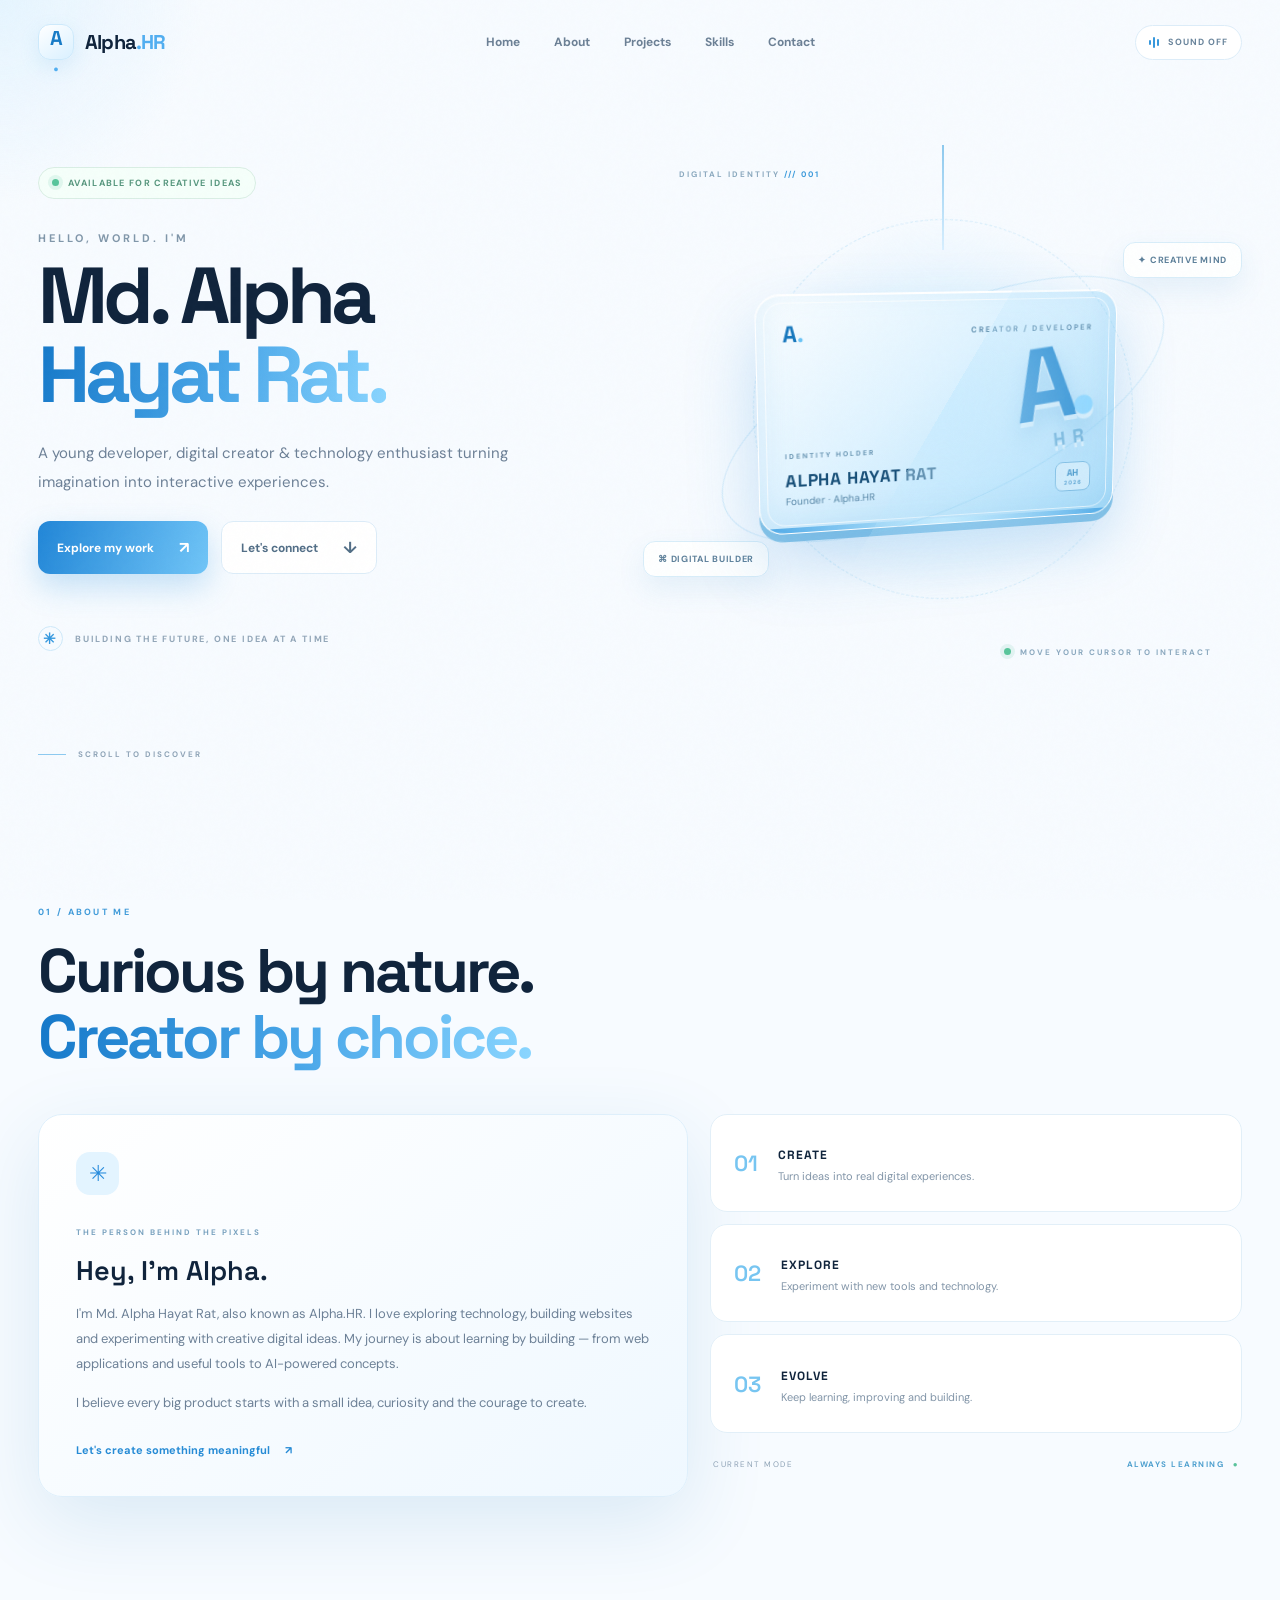
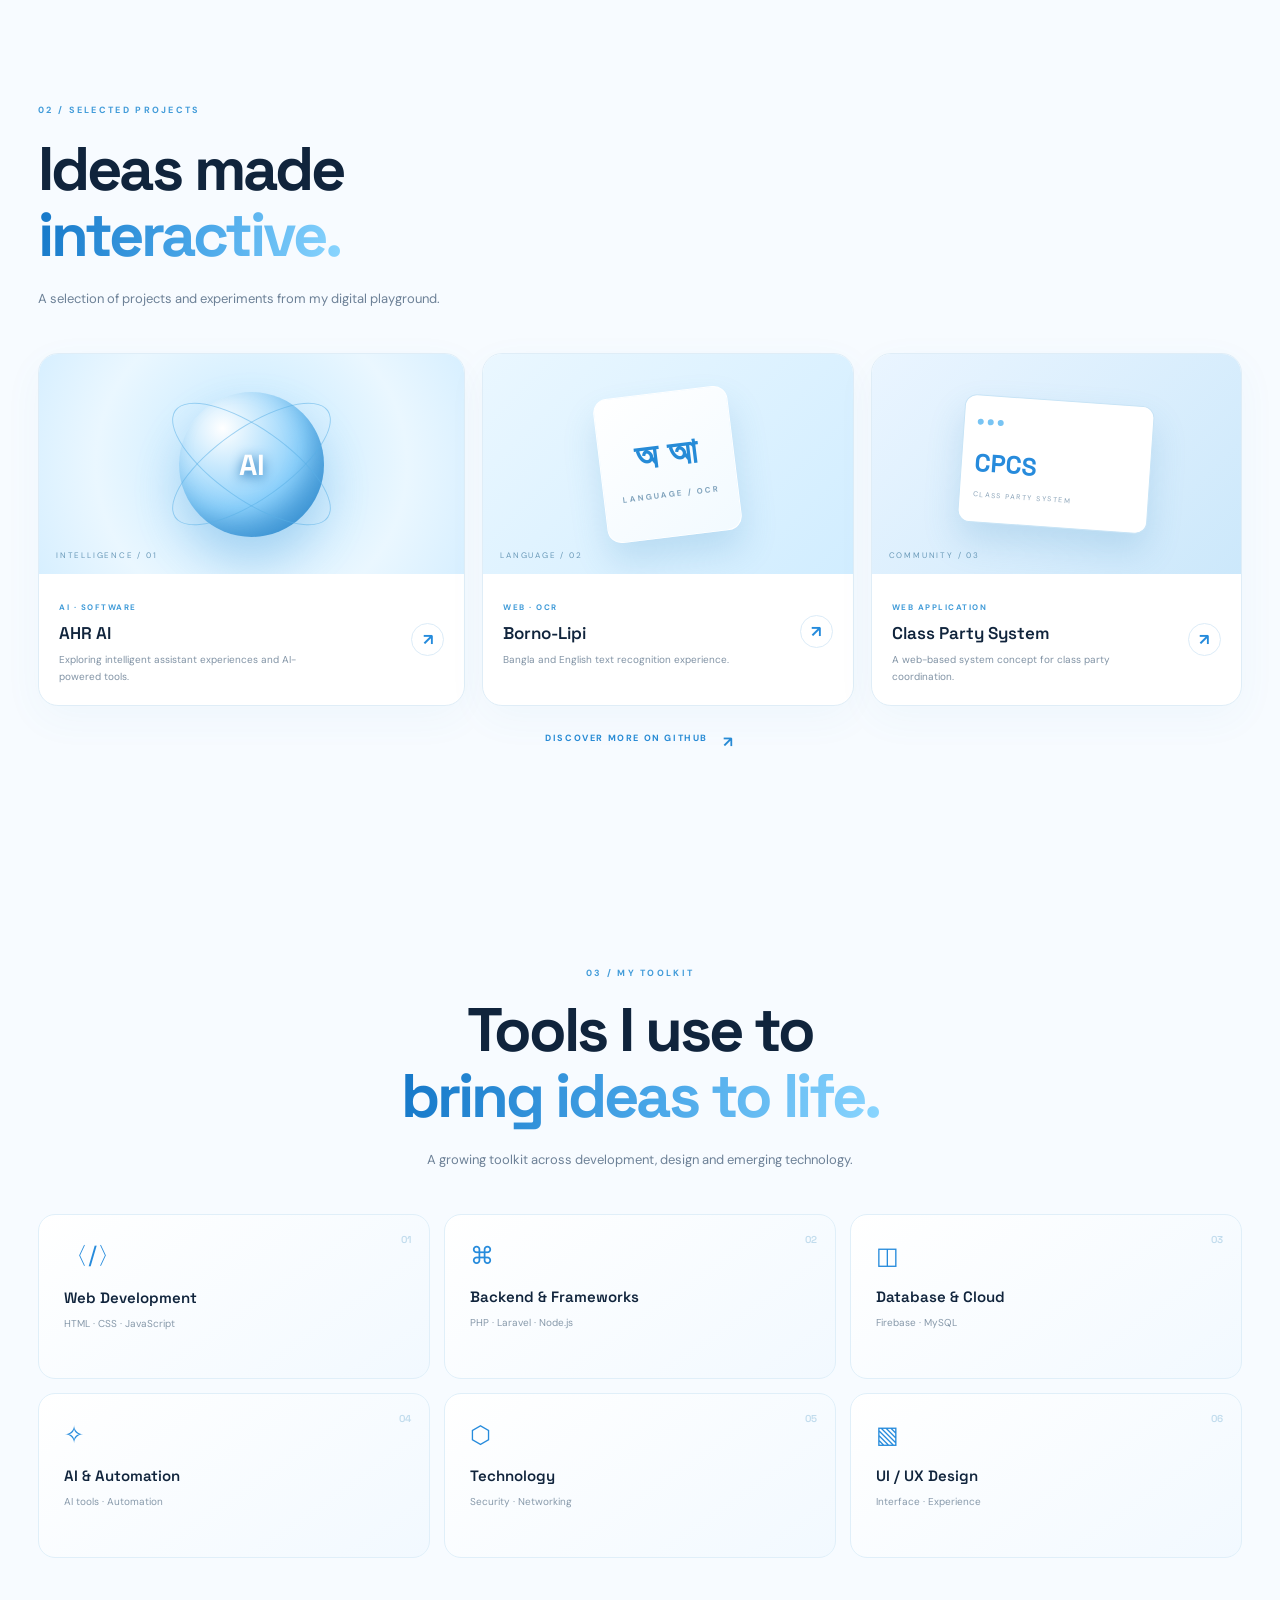
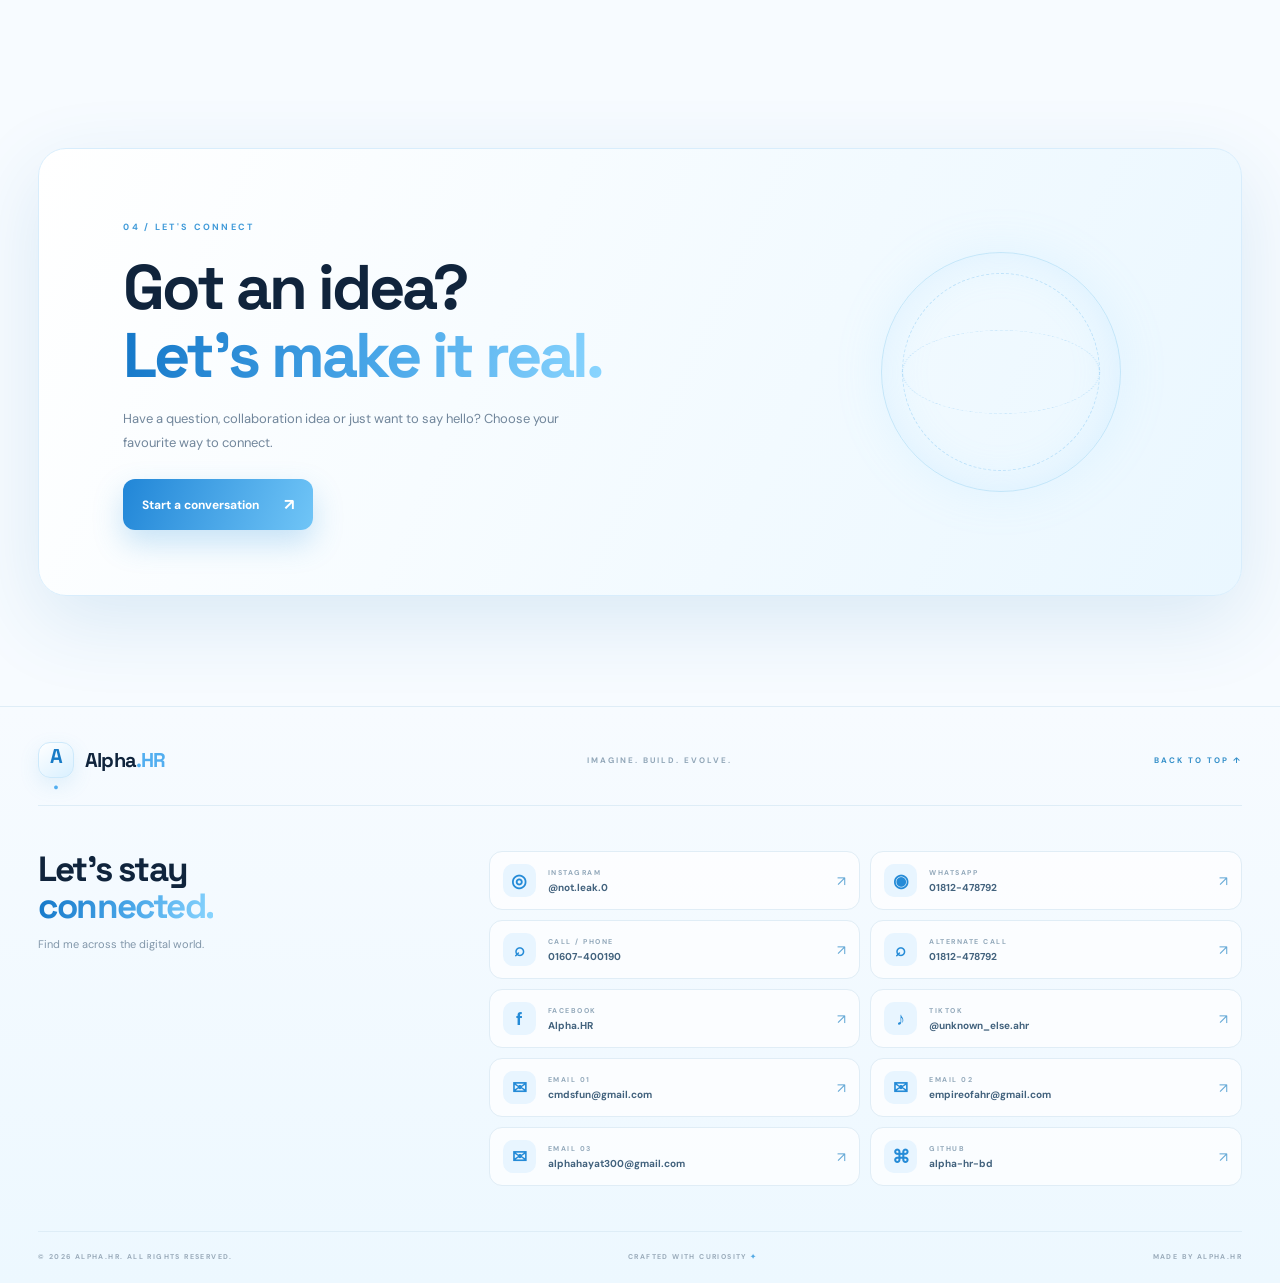
<file: index.html>
<!DOCTYPE html>
<html lang="en">
<head>
  <meta charset="UTF-8">
  <meta name="viewport" content="width=device-width, initial-scale=1.0">
  <meta name="theme-color" content="#eef8ff">
  <meta name="description" content="Md. Alpha Hayat Rat — Alpha.HR. Developer, creator and technology enthusiast.">
  <title>Alpha.HR — 3D Digital Portfolio</title>
  <link rel="preconnect" href="https://fonts.googleapis.com">
  <link rel="preconnect" href="https://fonts.gstatic.com" crossorigin>
  <link href="https://fonts.googleapis.com/css2?family=DM+Sans:wght@400;500;600;700&family=Space+Grotesk:wght@400;500;600;700&display=swap" rel="stylesheet">
  <link rel="stylesheet" href="style.css">
</head>
<body>
  <div class="cursor-glow" id="cursorGlow"></div>
  <div class="scroll-progress" id="scrollProgress"></div>
  <div class="noise"></div>
  <header class="topbar">
    <a class="brand" href="#home"><span class="brand-symbol">A<span>.</span></span><span>Alpha<span class="brand-blue">.HR</span></span></a>
    <nav id="nav">
      <a href="#home">Home</a><a href="#about">About</a><a href="#work">Projects</a><a href="#skills">Skills</a><a href="#contact">Contact</a>
    </nav>
    <div class="top-actions">
      <button class="sound-toggle" id="soundToggle" aria-label="Toggle sound"><span class="sound-bars"><i></i><i></i><i></i></span><span id="soundLabel">SOUND OFF</span></button>
      <button class="menu-toggle" id="menuToggle" aria-label="Open menu"><span></span><span></span></button>
    </div>
  </header>

  <main>
    <section class="hero section" id="home">
      <div class="hero-copy reveal">
        <div class="availability"><span></span> AVAILABLE FOR CREATIVE IDEAS</div>
        <p class="kicker">HELLO, WORLD. I'M</p>
        <h1>Md. Alpha<br><span class="gradient">Hayat Rat.</span></h1>
        <p class="hero-lead">A young developer, digital creator & technology enthusiast turning imagination into interactive experiences.</p>
        <div class="hero-buttons"><a class="btn primary magnetic" href="#work">Explore my work <b>↗</b></a><a class="btn secondary" href="#contact">Let's connect <b>↓</b></a></div>
        <div class="hero-footnote"><span class="tiny-orbit">✳</span> BUILDING THE FUTURE, ONE IDEA AT A TIME</div>
      </div>

      <div class="id-stage reveal" id="idStage">
        <div class="stage-halo"></div><div class="stage-ring ring-one"></div><div class="stage-ring ring-two"></div>
        <div class="stage-label label-top">DIGITAL IDENTITY <span>/// 001</span></div>
        <div class="id-rope"></div>
        <article class="id-card" id="idCard" tabindex="0" aria-label="Interactive 3D Alpha HR identity card">
          <div class="card-shine"></div>
          <div class="card-top"><span class="chip-logo">A<span>.</span></span><span class="card-type">CREATOR / DEVELOPER</span></div>
          <div class="card-monogram">A<span>.</span><small>HR</small></div>
          <div class="card-bottom">
            <div><span class="micro-label">IDENTITY HOLDER</span><h2>ALPHA HAYAT RAT</h2><p>Founder · Alpha.HR</p></div>
            <div class="card-chip">AH<br><small>2026</small></div>
          </div>
          <div class="card-edge"></div>
        </article>
        <div class="stage-label label-bottom"><span class="live-dot"></span> MOVE YOUR CURSOR TO INTERACT</div>
        <div class="floating-pill pill-one">✦ CREATIVE MIND</div><div class="floating-pill pill-two">⌘ DIGITAL BUILDER</div>
      </div>
      <a class="scroll-down" href="#about"><span></span> SCROLL TO DISCOVER</a>
    </section>

    <section class="section about" id="about">
      <div class="section-head reveal"><span class="section-index">01 / ABOUT ME</span><h2>Curious by nature.<br><span class="gradient">Creator by choice.</span></h2></div>
      <div class="about-layout">
        <div class="about-main glass-panel reveal"><div class="asterisk">✳</div><span class="mini-heading">THE PERSON BEHIND THE PIXELS</span><h3>Hey, I'm Alpha.</h3><p>I'm Md. Alpha Hayat Rat, also known as Alpha.HR. I love exploring technology, building websites and experimenting with creative digital ideas. My journey is about learning by building — from web applications and useful tools to AI-powered concepts.</p><p>I believe every big product starts with a small idea, curiosity and the courage to create.</p><a class="inline-link" href="#contact">Let's create something meaningful <span>↗</span></a></div>
        <div class="about-stats reveal"><div class="stat"><span>01</span><div><b>CREATE</b><p>Turn ideas into real digital experiences.</p></div></div><div class="stat"><span>02</span><div><b>EXPLORE</b><p>Experiment with new tools and technology.</p></div></div><div class="stat"><span>03</span><div><b>EVOLVE</b><p>Keep learning, improving and building.</p></div></div><div class="stat-note">CURRENT MODE <b>ALWAYS LEARNING <i>●</i></b></div></div>
      </div>
    </section>

    <section class="section projects" id="work">
      <div class="section-head reveal"><span class="section-index">02 / SELECTED PROJECTS</span><h2>Ideas made<br><span class="gradient">interactive.</span></h2><p>A selection of projects and experiments from my digital playground.</p></div>
      <div class="project-grid">
        <a class="project-card featured reveal" href="https://github.com/alpha-hr-bd" target="_blank" rel="noreferrer"><div class="project-visual visual-ai"><div class="ai-orb"><span>AI</span></div><div class="visual-caption">INTELLIGENCE / 01</div></div><div class="project-content"><div><span>AI · SOFTWARE</span><h3>AHR AI</h3><p>Exploring intelligent assistant experiences and AI-powered tools.</p></div><b class="project-arrow">↗</b></div></a>
        <a class="project-card reveal" href="https://zx-publish.github.io/Borno-Lipi/" target="_blank" rel="noreferrer"><div class="project-visual visual-borno"><div class="bangla-art">অ আ<small>LANGUAGE / OCR</small></div><div class="visual-caption">LANGUAGE / 02</div></div><div class="project-content"><div><span>WEB · OCR</span><h3>Borno-Lipi</h3><p>Bangla and English text recognition experience.</p></div><b class="project-arrow">↗</b></div></a>
        <a class="project-card reveal" href="https://alpha-hr-bd.github.io/class-party-system/" target="_blank" rel="noreferrer"><div class="project-visual visual-party"><div class="party-window"><i></i><i></i><i></i><b>CPCS</b><small>CLASS PARTY SYSTEM</small></div><div class="visual-caption">COMMUNITY / 03</div></div><div class="project-content"><div><span>WEB APPLICATION</span><h3>Class Party System</h3><p>A web-based system concept for class party coordination.</p></div><b class="project-arrow">↗</b></div></a>
      </div>
      <a class="all-projects" href="https://github.com/alpha-hr-bd" target="_blank" rel="noreferrer">DISCOVER MORE ON GITHUB <span>↗</span></a>
    </section>

    <section class="section skills" id="skills">
      <div class="section-head centered reveal"><span class="section-index">03 / MY TOOLKIT</span><h2>Tools I use to<br><span class="gradient">bring ideas to life.</span></h2><p>A growing toolkit across development, design and emerging technology.</p></div>
      <div class="skill-grid">
        <div class="skill-tile reveal"><span>〈/〉</span><h3>Web Development</h3><p>HTML · CSS · JavaScript</p><em>01</em></div>
        <div class="skill-tile reveal"><span>⌘</span><h3>Backend & Frameworks</h3><p>PHP · Laravel · Node.js</p><em>02</em></div>
        <div class="skill-tile reveal"><span>◫</span><h3>Database & Cloud</h3><p>Firebase · MySQL</p><em>03</em></div>
        <div class="skill-tile reveal"><span>✧</span><h3>AI & Automation</h3><p>AI tools · Automation</p><em>04</em></div>
        <div class="skill-tile reveal"><span>⬡</span><h3>Technology</h3><p>Security · Networking</p><em>05</em></div>
        <div class="skill-tile reveal"><span>▧</span><h3>UI / UX Design</h3><p>Interface · Experience</p><em>06</em></div>
      </div>
    </section>

    <section class="section contact" id="contact">
      <div class="contact-panel reveal"><div class="contact-orb"></div><span class="section-index">04 / LET'S CONNECT</span><h2>Got an idea?<br><span class="gradient">Let's make it real.</span></h2><p>Have a question, collaboration idea or just want to say hello? Choose your favourite way to connect.</p><a class="btn primary" href="mailto:cmdsfun@gmail.com">Start a conversation <b>↗</b></a></div>
    </section>
  </main>

  <footer class="footer">
    <div class="footer-top"><a class="brand" href="#home"><span class="brand-symbol">A<span>.</span></span><span>Alpha<span class="brand-blue">.HR</span></span></a><p>IMAGINE. BUILD. EVOLVE.</p><a class="back-top" href="#home">BACK TO TOP ↑</a></div>
    <div class="footer-main">
      <div class="footer-intro"><h3>Let's stay<br><span class="gradient">connected.</span></h3><p>Find me across the digital world.</p></div>
      <div class="social-grid">
        <a class="social-link" href="https://www.instagram.com/not.leak.0/" target="_blank" rel="noreferrer"><span class="social-icon">◎</span><span><small>INSTAGRAM</small><b>@not.leak.0</b></span><i>↗</i></a>
        <a class="social-link" href="https://wa.me/8801812478792" target="_blank" rel="noreferrer"><span class="social-icon">◉</span><span><small>WHATSAPP</small><b>01812-478792</b></span><i>↗</i></a>
        <a class="social-link" href="tel:01607400190"><span class="social-icon">⌕</span><span><small>CALL / PHONE</small><b>01607-400190</b></span><i>↗</i></a>
        <a class="social-link" href="tel:01812478792"><span class="social-icon">⌕</span><span><small>ALTERNATE CALL</small><b>01812-478792</b></span><i>↗</i></a>
        <a class="social-link" href="https://www.facebook.com/profile.php?id=61594726515925" target="_blank" rel="noreferrer"><span class="social-icon">f</span><span><small>FACEBOOK</small><b>Alpha.HR</b></span><i>↗</i></a>
        <a class="social-link" href="https://www.tiktok.com/@unknown_else.ahr" target="_blank" rel="noreferrer"><span class="social-icon">♪</span><span><small>TIKTOK</small><b>@unknown_else.ahr</b></span><i>↗</i></a>
        <a class="social-link" href="mailto:cmdsfun@gmail.com"><span class="social-icon">✉</span><span><small>EMAIL 01</small><b>cmdsfun@gmail.com</b></span><i>↗</i></a>
        <a class="social-link" href="mailto:empireofahr@gmail.com"><span class="social-icon">✉</span><span><small>EMAIL 02</small><b>empireofahr@gmail.com</b></span><i>↗</i></a>
        <a class="social-link" href="mailto:alphahayat300@gmail.com"><span class="social-icon">✉</span><span><small>EMAIL 03</small><b>alphahayat300@gmail.com</b></span><i>↗</i></a>
        <a class="social-link" href="https://github.com/alpha-hr-bd" target="_blank" rel="noreferrer"><span class="social-icon">⌘</span><span><small>GITHUB</small><b>alpha-hr-bd</b></span><i>↗</i></a>
      </div>
    </div>
    <div class="footer-bottom"><span>© <span id="year"></span> ALPHA.HR. ALL RIGHTS RESERVED.</span><span>CRAFTED WITH CURIOSITY <b>✦</b></span><span>MADE BY ALPHA.HR</span></div>
  </footer>
  <script src="script.js"></script>
</body>
</html>
</file>
<file: style.css>
:root{--ink:#10243c;--muted:#6d8197;--blue:#278bdc;--sky:#80ceff;--line:#dcecf8;--pale:#eef8ff;--display:'Space Grotesk',sans-serif;--body:'DM Sans',sans-serif;--shadow:0 25px 80px rgba(45,126,183,.14)}
*{box-sizing:border-box}html{scroll-behavior:smooth;scroll-padding-top:95px}body{margin:0;background:#f7fbff;color:var(--ink);font-family:var(--body);overflow-x:hidden}a{color:inherit;text-decoration:none}button{font:inherit}.noise{position:fixed;inset:0;pointer-events:none;opacity:.12;z-index:20;background-image:url("data:image/svg+xml,%3Csvg viewBox='0 0 180 180' xmlns='http://www.w3.org/2000/svg'%3E%3Cfilter id='n'%3E%3CfeTurbulence type='fractalNoise' baseFrequency='.9' numOctaves='3' stitchTiles='stitch'/%3E%3C/filter%3E%3Crect width='100%25' height='100%25' filter='url(%23n)' opacity='.14'/%3E%3C/svg%3E")}.cursor-glow{position:fixed;z-index:-1;pointer-events:none;width:420px;height:420px;border-radius:50%;background:radial-gradient(circle,#c4e9ff55,transparent 68%);transform:translate(-50%,-50%)}.scroll-progress{position:fixed;z-index:100;top:0;left:0;height:3px;width:0;background:linear-gradient(90deg,#2589df,#9bdfff)}
.topbar{height:84px;max-width:1280px;margin:auto;padding:0 38px;display:flex;align-items:center;justify-content:space-between;position:relative;z-index:60}.brand{display:flex;align-items:center;gap:11px;font:700 20px var(--display);letter-spacing:-.8px}.brand-symbol{width:36px;height:36px;display:grid;place-items:center;border-radius:12px;background:linear-gradient(145deg,#fff,#d9f0ff);border:1px solid #cde9fb;box-shadow:0 7px 20px #4ca3db22;color:#187bc6}.brand-symbol span,.brand-blue{color:#52aef0}.topbar nav{display:flex;gap:34px;color:#6c8095;font-size:12px;font-weight:700}.topbar nav a{transition:.2s}.topbar nav a:hover{color:#2087d7}.top-actions{display:flex;align-items:center;gap:12px}.sound-toggle{display:flex;align-items:center;gap:9px;border:1px solid var(--line);background:#fff;border-radius:30px;padding:10px 13px;color:#69849b;font-size:9px;font-weight:700;letter-spacing:1px;cursor:pointer}.sound-bars{display:flex;gap:2px;align-items:center;height:13px}.sound-bars i{display:block;width:2px;height:5px;background:#3898dc;border-radius:4px}.sound-bars i:nth-child(2){height:11px}.sound-bars i:nth-child(3){height:7px}.sound-toggle.active .sound-bars i{animation:equalize .55s ease-in-out infinite alternate}.sound-toggle.active .sound-bars i:nth-child(2){animation-delay:.2s}.sound-toggle.active .sound-bars i:nth-child(3){animation-delay:.35s}.menu-toggle{display:none}
.section{max-width:1280px;margin:auto;padding:115px 38px}.hero{min-height:700px;display:grid;grid-template-columns:1fr 1.05fr;align-items:center;gap:35px;position:relative;padding-top:55px;padding-bottom:105px}.availability{display:inline-flex;align-items:center;gap:9px;border:1px solid #d9eee4;background:#f5fffa;color:#57977e;border-radius:30px;padding:9px 13px;font-size:9px;font-weight:700;letter-spacing:1.3px}.availability span,.live-dot{width:7px;height:7px;border-radius:50%;background:#58c59b;box-shadow:0 0 0 4px #58c59b22}.kicker{font-size:11px;letter-spacing:3px;color:#8197aa;font-weight:700;margin:32px 0 12px}.hero h1{font:700 clamp(54px,6.2vw,84px)/.99 var(--display);letter-spacing:-5px;margin:0}.gradient{background:linear-gradient(105deg,#1477c8,#4ba8e9 55%,#8bd6ff);background-clip:text;-webkit-background-clip:text;color:transparent}.hero-lead{max-width:470px;color:var(--muted);font-size:15px;line-height:1.9;margin:25px 0}.hero-buttons{display:flex;gap:13px;flex-wrap:wrap}.btn{display:inline-flex;align-items:center;gap:25px;padding:15px 19px;border-radius:12px;font-size:12px;font-weight:700;transition:transform .25s,box-shadow .25s}.btn:hover{transform:translateY(-4px)}.btn b{font-size:16px}.primary{background:linear-gradient(110deg,#2186d7,#70c5f7);color:white;box-shadow:0 13px 30px #3998df44}.primary:hover{box-shadow:0 18px 35px #3998df66}.secondary{background:#fff;border:1px solid var(--line);color:#526e87}.hero-footnote{display:flex;align-items:center;gap:12px;margin-top:52px;font-size:9px;letter-spacing:1.8px;font-weight:700;color:#92a6b8}.tiny-orbit{display:grid;place-items:center;width:25px;height:25px;border:1px solid #cde8f9;border-radius:50%;color:#3699df;font-size:15px}
.id-stage{height:535px;position:relative;display:grid;place-items:center;perspective:1200px;transform-style:preserve-3d}.stage-halo{position:absolute;width:400px;height:400px;border-radius:50%;background:radial-gradient(circle,#c5eaffaa,transparent 68%);filter:blur(8px)}.stage-ring{position:absolute;border:1px solid #8acdf055;border-radius:50%;transform:rotate(-25deg)}.ring-one{width:480px;height:190px}.ring-two{width:380px;height:380px;border-style:dashed;animation:spin 32s linear infinite}.id-rope{position:absolute;z-index:2;top:3px;left:50%;height:105px;width:2px;background:linear-gradient(#8dc9ee,#d8efff);transform:translateX(-50%);transform-origin:top}.id-card{--rx:-9deg;--ry:15deg;position:relative;z-index:5;width:min(370px,80%);height:235px;padding:23px 25px;border-radius:24px;overflow:hidden;transform-style:preserve-3d;transform:rotateX(var(--rx)) rotateY(var(--ry));background:linear-gradient(140deg,#fafdff 0%,#dff3ff 42%,#a8dcfa 100%);border:1px solid #fff;box-shadow:inset 0 1px 0 #fff, inset 0 -12px 35px #6eb7e533,0 30px 65px #318edb40,0 8px 0 #8dc8e9;cursor:grab;transition:transform .16s cubic-bezier(.2,.8,.2,1),box-shadow .25s;will-change:transform}.id-card:active{cursor:grabbing}.id-card:before{content:"";position:absolute;inset:7px;border:1px solid #ffffffaa;border-radius:18px;pointer-events:none}.card-shine{position:absolute;inset:-60%;background:linear-gradient(110deg,transparent 42%,#ffffffa8 50%,transparent 58%);transform:translateX(-55%) rotate(12deg);transition:transform .7s;pointer-events:none}.id-card:hover .card-shine{transform:translateX(55%) rotate(12deg)}.card-top,.card-bottom{position:relative;z-index:2;display:flex;justify-content:space-between;align-items:center}.chip-logo{font:700 22px var(--display);color:#1677bd}.chip-logo span{color:#6ac4f6}.card-type{font-size:8px;letter-spacing:2px;color:#5f8eae;font-weight:700}.card-monogram{position:absolute;right:30px;top:52px;font:700 105px/.8 var(--display);letter-spacing:-10px;color:#278bd1;text-shadow:0 5px 0 #fff8,0 14px 22px #2688c944;transform:translateZ(28px) rotate(-7deg)}.card-monogram span{color:#8ad5ff}.card-monogram small{display:block;text-align:right;font-size:20px;letter-spacing:8px;color:#6baed7;margin-top:9px}.card-bottom{position:absolute;bottom:25px;left:25px;right:25px;align-items:end}.micro-label{font-size:7px;letter-spacing:2px;color:#6794b2;font-weight:700}.card-bottom h2{font:700 17px var(--display);letter-spacing:.8px;margin:6px 0 3px;color:#164e77}.card-bottom p{font-size:10px;color:#5686a6;margin:0}.card-chip{width:39px;height:31px;border:1px solid #76b7df;border-radius:8px;display:grid;place-content:center;text-align:center;color:#388dc4;font:700 10px var(--display);background:#ffffff66}.card-chip small{font:600 6px var(--body);letter-spacing:1px}.card-edge{position:absolute;inset:auto 0 0;height:5px;background:linear-gradient(90deg,#4da9e7,#c6edff,#4da9e7)}.stage-label{position:absolute;font-size:8px;letter-spacing:2px;color:#8ba9bf;font-weight:700}.stage-label span{color:#3c9bdb}.label-top{top:27px;left:6%}.label-bottom{bottom:20px;right:5%;display:flex;align-items:center;gap:9px}.floating-pill{position:absolute;z-index:7;padding:11px 14px;background:#ffffffd9;backdrop-filter:blur(12px);border:1px solid #d8edf9;border-radius:12px;box-shadow:0 12px 28px #398ac01a;color:#5d809a;font-size:9px;font-weight:700;letter-spacing:.7px;animation:float 5s ease-in-out infinite}.pill-one{top:100px;right:0}.pill-two{bottom:100px;left:0;animation-delay:-2.2s}.scroll-down{position:absolute;bottom:25px;left:38px;display:flex;align-items:center;gap:12px;color:#90a5b8;font-size:8px;letter-spacing:2px;font-weight:700}.scroll-down span{width:28px;height:1px;background:#8dcaf0}
.section-head{margin-bottom:43px}.section-index{font-size:9px;font-weight:700;letter-spacing:2.3px;color:#419bd9}.section-head h2,.contact-panel h2{font:700 clamp(39px,4.8vw,62px)/1.08 var(--display);letter-spacing:-3px;margin:18px 0}.section-head>p{font-size:13px;color:var(--muted);line-height:1.8}.about-layout{display:grid;grid-template-columns:1.1fr .9fr;gap:22px}.glass-panel{border:1px solid #deeffb;border-radius:24px;background:linear-gradient(145deg,#fff,#eff8ff);box-shadow:var(--shadow)}.about-main{padding:37px}.asterisk{width:43px;height:43px;display:grid;place-items:center;border-radius:14px;background:#e3f4ff;color:#278bdc;font-size:22px;margin-bottom:24px}.mini-heading{font-size:8px;letter-spacing:2px;color:#79a2bf;font-weight:700}.about-main h3{font:600 27px var(--display);margin:13px 0}.about-main p{font-size:13px;line-height:1.95;color:var(--muted)}.inline-link{display:inline-flex;gap:15px;color:#268bd5;font-size:11px;font-weight:700;margin-top:15px}.about-stats{display:grid;gap:12px}.stat{display:flex;gap:20px;align-items:center;padding:21px 23px;border:1px solid #e2eff8;border-radius:17px;background:#fff;transition:transform .25s,box-shadow .25s}.stat:hover{transform:translateX(6px);box-shadow:var(--shadow)}.stat>span{font:600 22px var(--display);color:#77c5f1}.stat b{font:700 12px var(--display);letter-spacing:1px}.stat p{margin:5px 0 0;color:#8295a8;font-size:11px}.stat-note{display:flex;justify-content:space-between;padding:14px 3px;color:#8da2b5;font-size:8px;letter-spacing:1.5px}.stat-note b{color:#4d9fce}.stat-note i{font-style:normal;color:#5ac29b;margin-left:5px}
.projects{padding-top:85px}.project-grid{display:grid;grid-template-columns:1.15fr 1fr 1fr;gap:17px}.project-card{overflow:hidden;border:1px solid #dfedf7;border-radius:20px;background:#fff;box-shadow:0 12px 40px #478cba0c;transition:transform .35s,box-shadow .35s}.project-card:hover{transform:translateY(-9px) rotateX(2deg);box-shadow:var(--shadow)}.project-visual{height:220px;position:relative;display:grid;place-items:center;overflow:hidden}.visual-ai{background:radial-gradient(circle at 50%,#c2e8ff,#eaf7ff 65%,#d7efff)}.ai-orb{width:145px;height:145px;border-radius:50%;display:grid;place-items:center;background:radial-gradient(circle at 30% 25%,#fff,#8bd0fb 55%,#298bd4);box-shadow:inset -12px -15px 25px #166eb455,0 25px 45px #4b9edb55;animation:bob 4s ease-in-out infinite}.ai-orb:before,.ai-orb:after{content:"";position:absolute;width:185px;height:70px;border:1px solid #58aee488;border-radius:50%;transform:rotate(35deg)}.ai-orb:after{transform:rotate(-35deg)}.ai-orb span{font:700 29px var(--display);color:#fff;text-shadow:0 3px 12px #176eb5}.visual-borno{background:linear-gradient(135deg,#eaf7ff,#d1edff)}.bangla-art{width:135px;height:145px;background:linear-gradient(145deg,#fff,#f2faff);border:1px solid #fff;border-radius:14px;display:grid;place-content:center;text-align:center;font:700 36px var(--display);color:#268bd7;box-shadow:0 20px 35px #388cc533;transform:rotate(-7deg)}.bangla-art small{font:700 8px var(--body);letter-spacing:2px;margin-top:12px;color:#83a5be}.visual-party{background:linear-gradient(135deg,#eaf5ff,#cce8fb)}.party-window{width:190px;height:128px;border:1px solid #c8e4f6;border-radius:12px;background:#fff;padding:13px;box-shadow:0 18px 35px #388cc533;transform:rotate(4deg)}.party-window i{display:inline-block;width:6px;height:6px;border-radius:50%;background:#78c4f3;margin-right:4px}.party-window b{display:block;font:700 25px var(--display);color:#278bdc;margin:17px 0 2px}.party-window small{font-size:7px;color:#8aa3b8;letter-spacing:1.5px}.visual-caption{position:absolute;bottom:14px;left:17px;font-size:8px;letter-spacing:1.8px;color:#6999b8}.project-content{padding:20px;display:flex;justify-content:space-between;align-items:center}.project-content span{font-size:8px;letter-spacing:1.5px;color:#409bd8;font-weight:700}.project-content h3{font:600 17px var(--display);margin:7px 0}.project-content p{font-size:10px;line-height:1.7;color:#8193a5;margin:0;max-width:260px}.project-arrow{width:33px;height:33px;flex:0 0 auto;border:1px solid #dcecf8;border-radius:50%;display:grid;place-items:center;color:#258bdc;transition:.2s}.project-card:hover .project-arrow{background:#258bdc;color:#fff}.all-projects{display:flex;justify-content:center;gap:15px;margin-top:26px;color:#288bd5;font-size:9px;font-weight:700;letter-spacing:1.6px}.all-projects span{font-size:15px}
.skills{padding-top:100px}.centered{text-align:center}.centered .section-index{display:block}.centered>p{color:var(--muted)}.skill-grid{display:grid;grid-template-columns:repeat(3,1fr);gap:14px}.skill-tile{position:relative;overflow:hidden;padding:25px;border:1px solid #e0eff9;border-radius:17px;background:linear-gradient(145deg,#fff,#f2f9ff);min-height:165px;transition:transform .25s,box-shadow .25s}.skill-tile:hover{transform:translateY(-6px);box-shadow:var(--shadow)}.skill-tile>span{font-size:24px;color:#268bdc}.skill-tile h3{font:600 15px var(--display);margin:16px 0 5px}.skill-tile p{font-size:10px;color:#8799aa}.skill-tile em{position:absolute;right:18px;top:18px;color:#c1dced;font:600 10px var(--display);font-style:normal}
.contact{padding-top:75px;padding-bottom:110px}.contact-panel{position:relative;overflow:hidden;padding:65px 7%;border:1px solid #d8edfc;border-radius:28px;background:linear-gradient(115deg,#fff,#eaf7ff);box-shadow:var(--shadow)}.contact-panel h2{position:relative;z-index:2;font-size:clamp(42px,5vw,63px)}.contact-panel p{position:relative;z-index:2;color:#71869b;font-size:13px;line-height:1.8;max-width:450px;margin-bottom:25px}.contact-panel .btn{position:relative;z-index:2}.contact-orb{position:absolute;right:10%;top:50%;transform:translateY(-50%);width:240px;height:240px;border-radius:50%;border:1px solid #93d0f277;box-shadow:inset 0 0 45px #8ed1ff33,0 0 50px #8ed1ff22}.contact-orb:before,.contact-orb:after{content:"";position:absolute;inset:20px;border:1px dashed #8bcaf477;border-radius:50%}.contact-orb:after{transform:rotateX(65deg) rotate(40deg)}
.footer{border-top:1px solid #dfedf7;background:linear-gradient(180deg,#f7fbff,#edf8ff);padding:35px max(38px,calc((100vw - 1204px)/2)) 22px}.footer-top{display:flex;align-items:center;justify-content:space-between;padding-bottom:27px;border-bottom:1px solid #deedf7}.footer-top>p,.back-top{font-size:8px;letter-spacing:2px;color:#91a6b8;font-weight:700}.back-top{color:#348fc9}.footer-main{display:grid;grid-template-columns:.7fr 1.3fr;gap:45px;padding:45px 0}.footer-intro h3{font:700 35px/1.05 var(--display);letter-spacing:-1.8px;margin:0 0 12px}.footer-intro p{font-size:11px;color:#8297aa}.social-grid{display:grid;grid-template-columns:repeat(2,1fr);gap:10px}.social-link{display:flex;align-items:center;gap:12px;padding:12px 13px;border:1px solid #e0edf6;border-radius:13px;background:#ffffffb8;transition:transform .25s,border-color .25s,box-shadow .25s}.social-link:hover{transform:translateY(-4px);border-color:#a9d8f5;box-shadow:0 12px 25px #388cc31a}.social-icon{width:33px;height:33px;display:grid;place-items:center;border-radius:10px;background:#e8f5ff;color:#258bd7;font-size:18px;font-weight:700;flex:0 0 auto}.social-link>span:nth-child(2){display:grid;gap:4px;min-width:0}.social-link small{font-size:7px;letter-spacing:1.5px;color:#92a8ba;font-weight:700}.social-link b{font-size:10px;color:#42627d;overflow-wrap:anywhere}.social-link i{margin-left:auto;font-style:normal;color:#65a9d6;font-size:14px}.footer-bottom{display:flex;justify-content:space-between;gap:15px;padding-top:20px;border-top:1px solid #deedf7;color:#9aabba;font-size:7px;letter-spacing:1.4px;font-weight:700}.footer-bottom b{color:#52a9e4}
.reveal{opacity:0;transform:translateY(24px);transition:opacity .75s ease,transform .75s cubic-bezier(.2,.7,.2,1)}.reveal.visible{opacity:1;transform:translateY(0)}@keyframes float{0%,100%{translate:0 0}50%{translate:0 -13px}}@keyframes spin{to{transform:rotate(335deg)}}@keyframes bob{0%,100%{translate:0 0}50%{translate:0 -9px}}@keyframes equalize{to{height:12px}}
@media(max-width:900px){.topbar{padding:0 24px}.topbar nav{gap:18px}.hero{grid-template-columns:1fr 1fr;gap:10px}.hero h1{font-size:clamp(48px,7vw,68px)}.id-stage{height:460px}.id-card{width:320px;height:215px}.ring-one{width:390px}.ring-two{width:330px;height:330px}.project-grid{grid-template-columns:1fr 1fr}.featured{grid-column:span 2}.featured .project-visual{height:240px}.footer{padding-left:24px;padding-right:24px}}
@media(max-width:650px){.topbar{height:72px;padding:0 18px}.topbar nav{display:none;position:absolute;top:65px;left:14px;right:14px;padding:15px;background:#ffffffed;border:1px solid var(--line);border-radius:15px;box-shadow:var(--shadow);flex-direction:column;gap:0}.topbar nav.open{display:flex}.topbar nav a{padding:12px}.menu-toggle{display:flex;flex-direction:column;gap:5px;padding:10px;border:1px solid var(--line);border-radius:10px;background:#fff}.menu-toggle span{width:17px;height:2px;background:#378fcf}.sound-toggle{padding:9px 10px}.section{padding:80px 20px}.hero{display:flex;flex-direction:column;align-items:stretch;padding-top:48px;padding-bottom:80px}.hero h1{font-size:clamp(54px,13vw,75px);letter-spacing:-4px}.hero-lead{font-size:13px}.hero-footnote{margin-top:32px}.id-stage{height:400px;margin-top:20px}.id-card{width:min(340px,84%);height:220px;padding:20px}.card-monogram{font-size:90px}.id-rope{height:65px;top:5px}.ring-one{width:330px;height:145px}.ring-two{width:290px;height:290px}.stage-halo{width:310px;height:310px}.label-top{top:12px;left:0}.label-bottom{bottom:8px;right:0;font-size:7px}.pill-one{top:75px;right:-3px}.pill-two{bottom:65px;left:-3px}.scroll-down{left:20px;bottom:18px}.section-head h2,.contact-panel h2{font-size:42px;letter-spacing:-2px}.about-layout{grid-template-columns:1fr}.about-main{padding:27px}.project-grid{grid-template-columns:1fr}.featured{grid-column:auto}.featured .project-visual,.project-visual{height:205px}.skill-grid{grid-template-columns:1fr 1fr;gap:10px}.skill-tile{padding:18px;min-height:150px}.skill-tile h3{font-size:13px}.skill-tile p{font-size:9px}.contact-panel{padding:43px 25px}.contact-orb{width:140px;height:140px;right:-45px;top:24%;opacity:.35}.footer{padding:28px 18px 20px}.footer-top>p{display:none}.footer-main{grid-template-columns:1fr;gap:25px;padding:32px 0}.footer-intro h3{font-size:30px}.social-grid{grid-template-columns:1fr 1fr;gap:8px}.social-link{padding:10px 8px;gap:8px}.social-icon{width:29px;height:29px}.social-link b{font-size:9px}.footer-bottom{flex-wrap:wrap;line-height:1.8}.footer-bottom span:nth-child(2){display:none}}
@media(max-width:380px){.skill-grid{grid-template-columns:1fr}.social-grid{grid-template-columns:1fr}.hero-buttons .btn{padding:13px 15px}.id-card{width:88%}.card-bottom h2{font-size:15px}}
@media(prefers-reduced-motion:reduce){*,*::before,*::after{scroll-behavior:auto!important;animation-duration:.01ms!important;animation-iteration-count:1!important;transition-duration:.01ms!important}.reveal{opacity:1;transform:none}}
</file>
